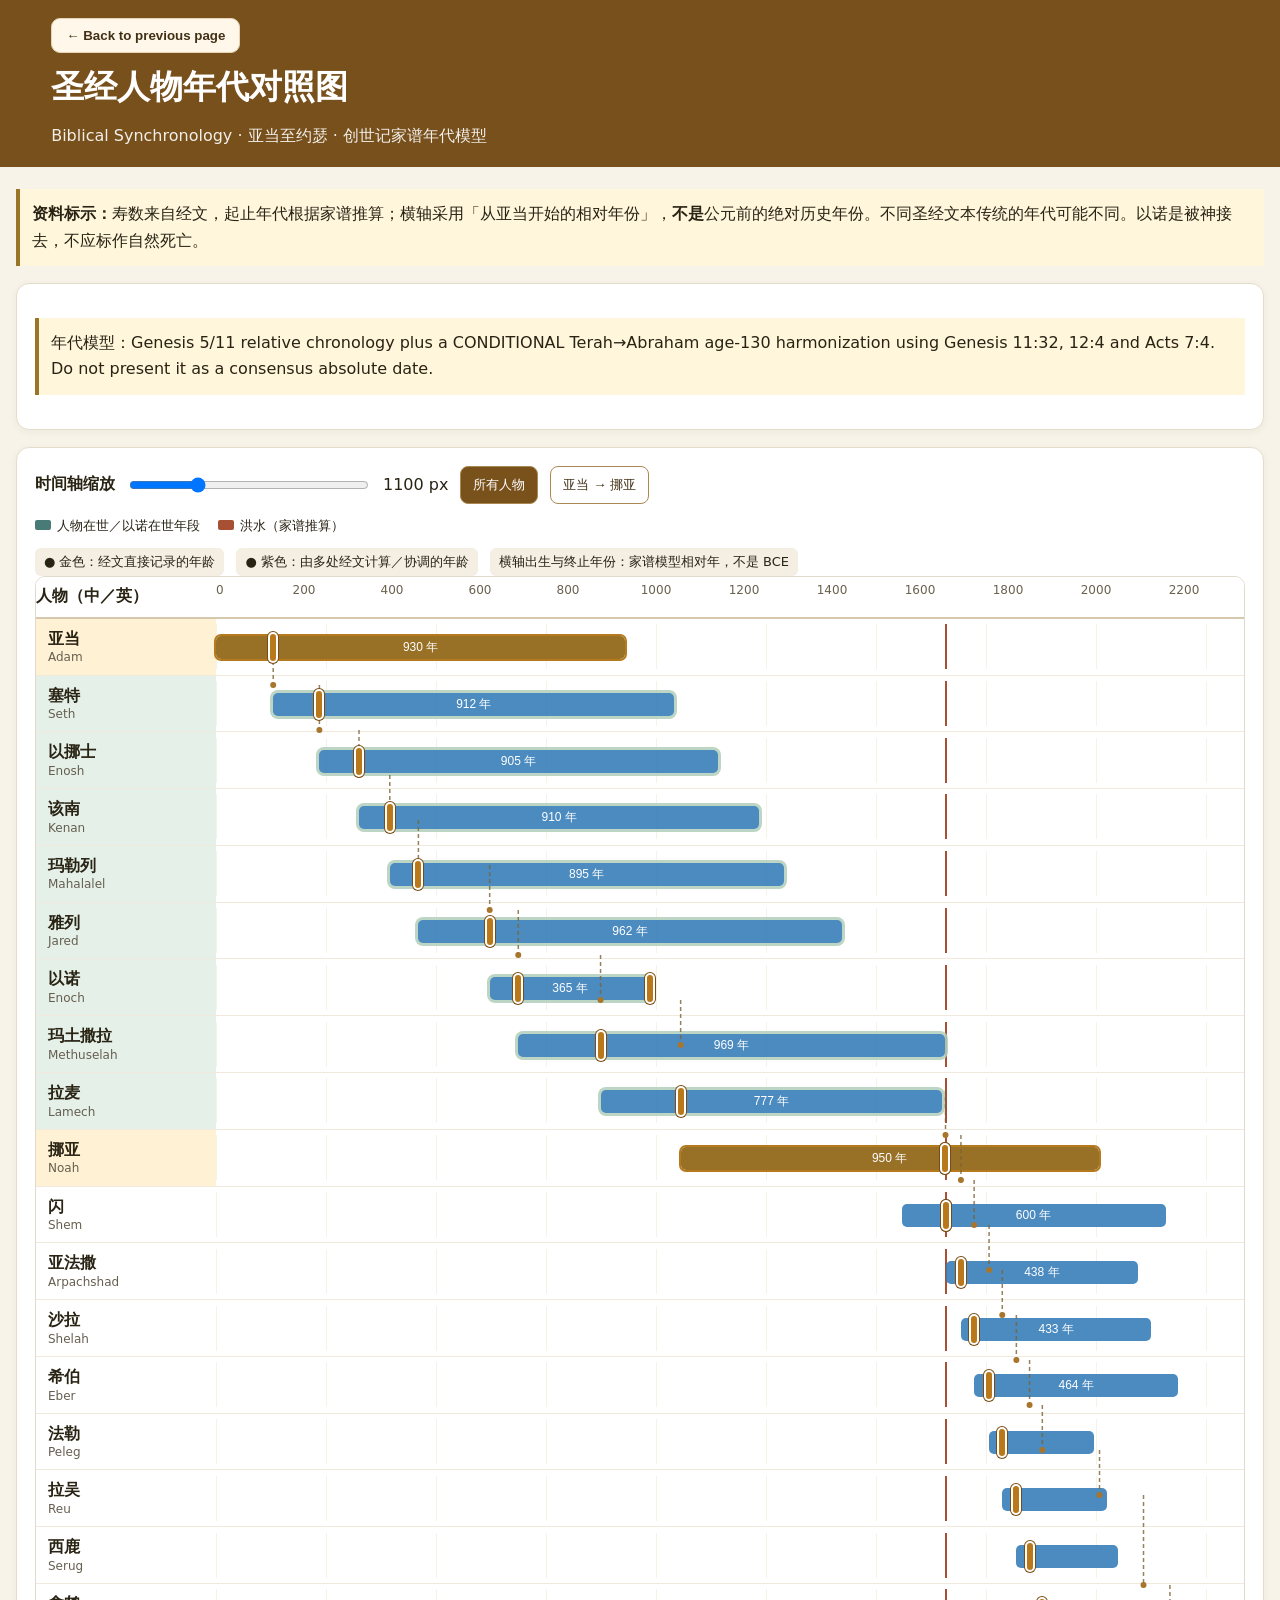
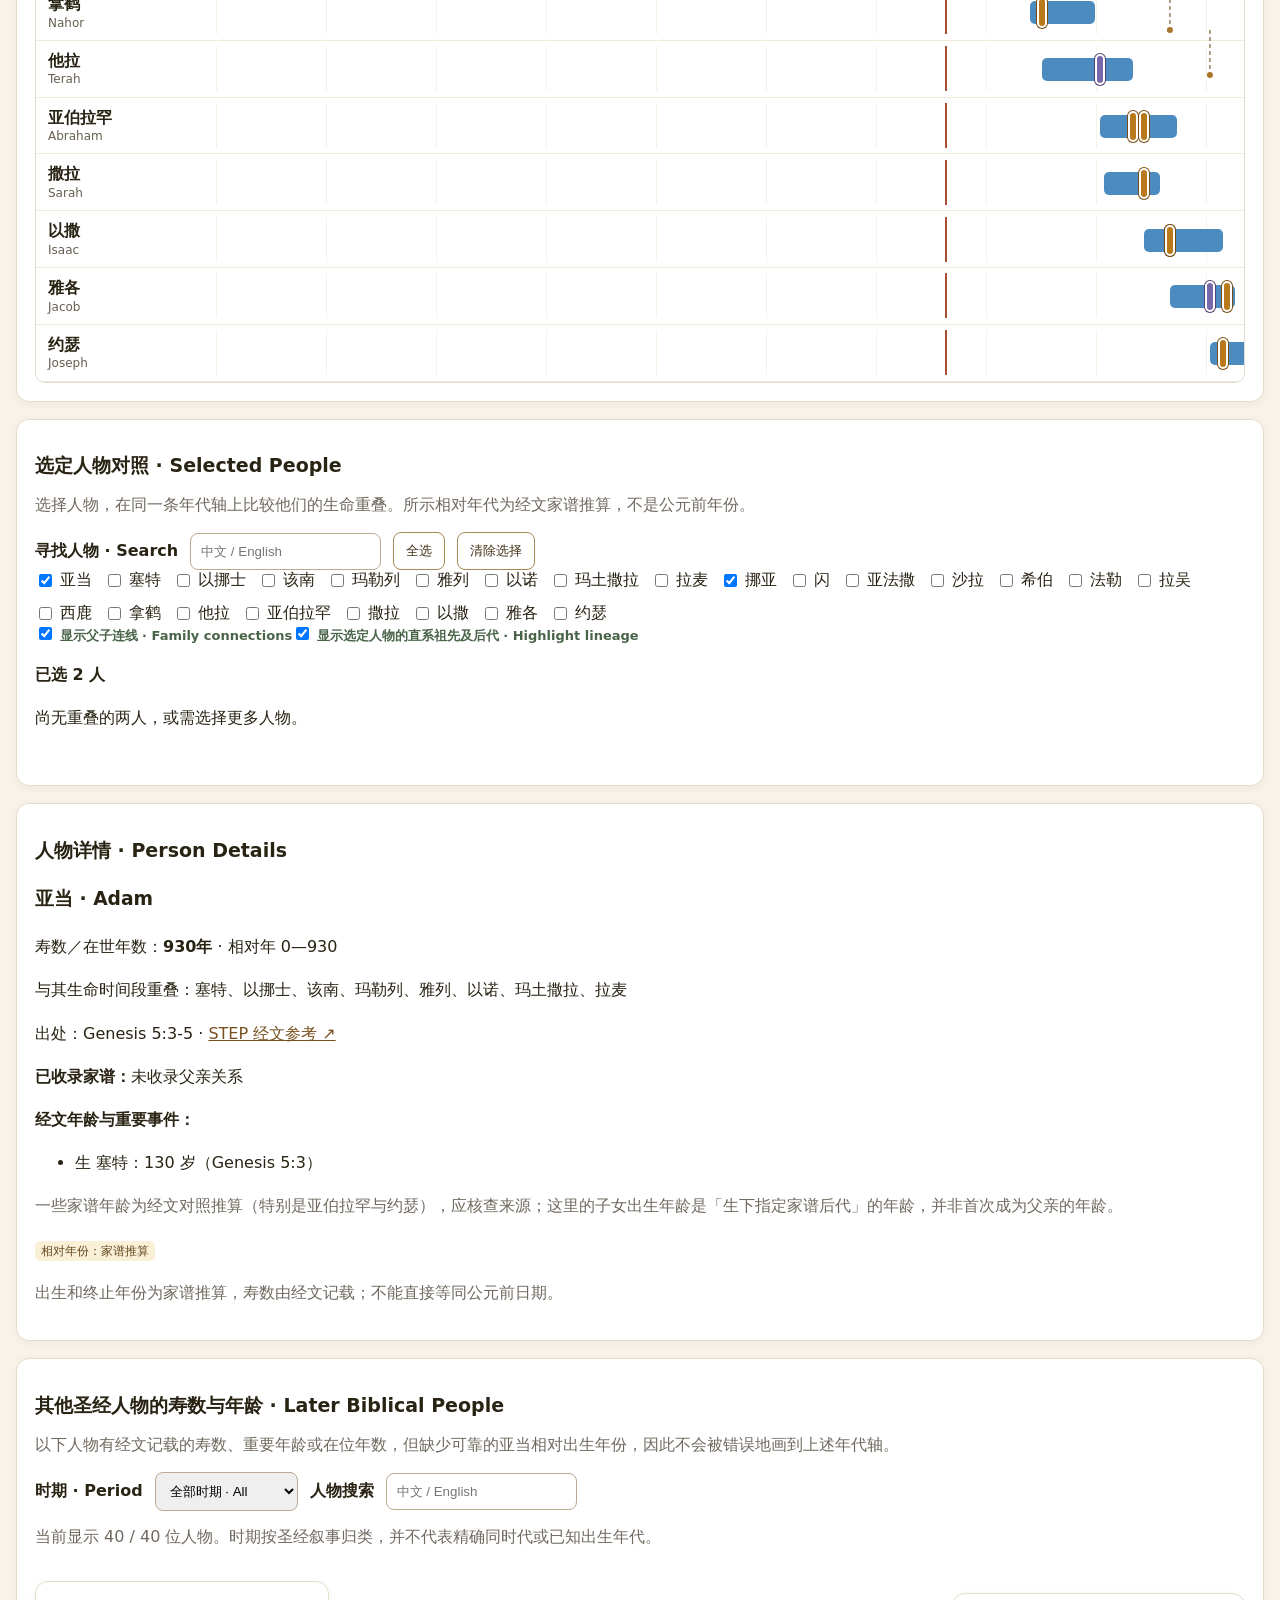
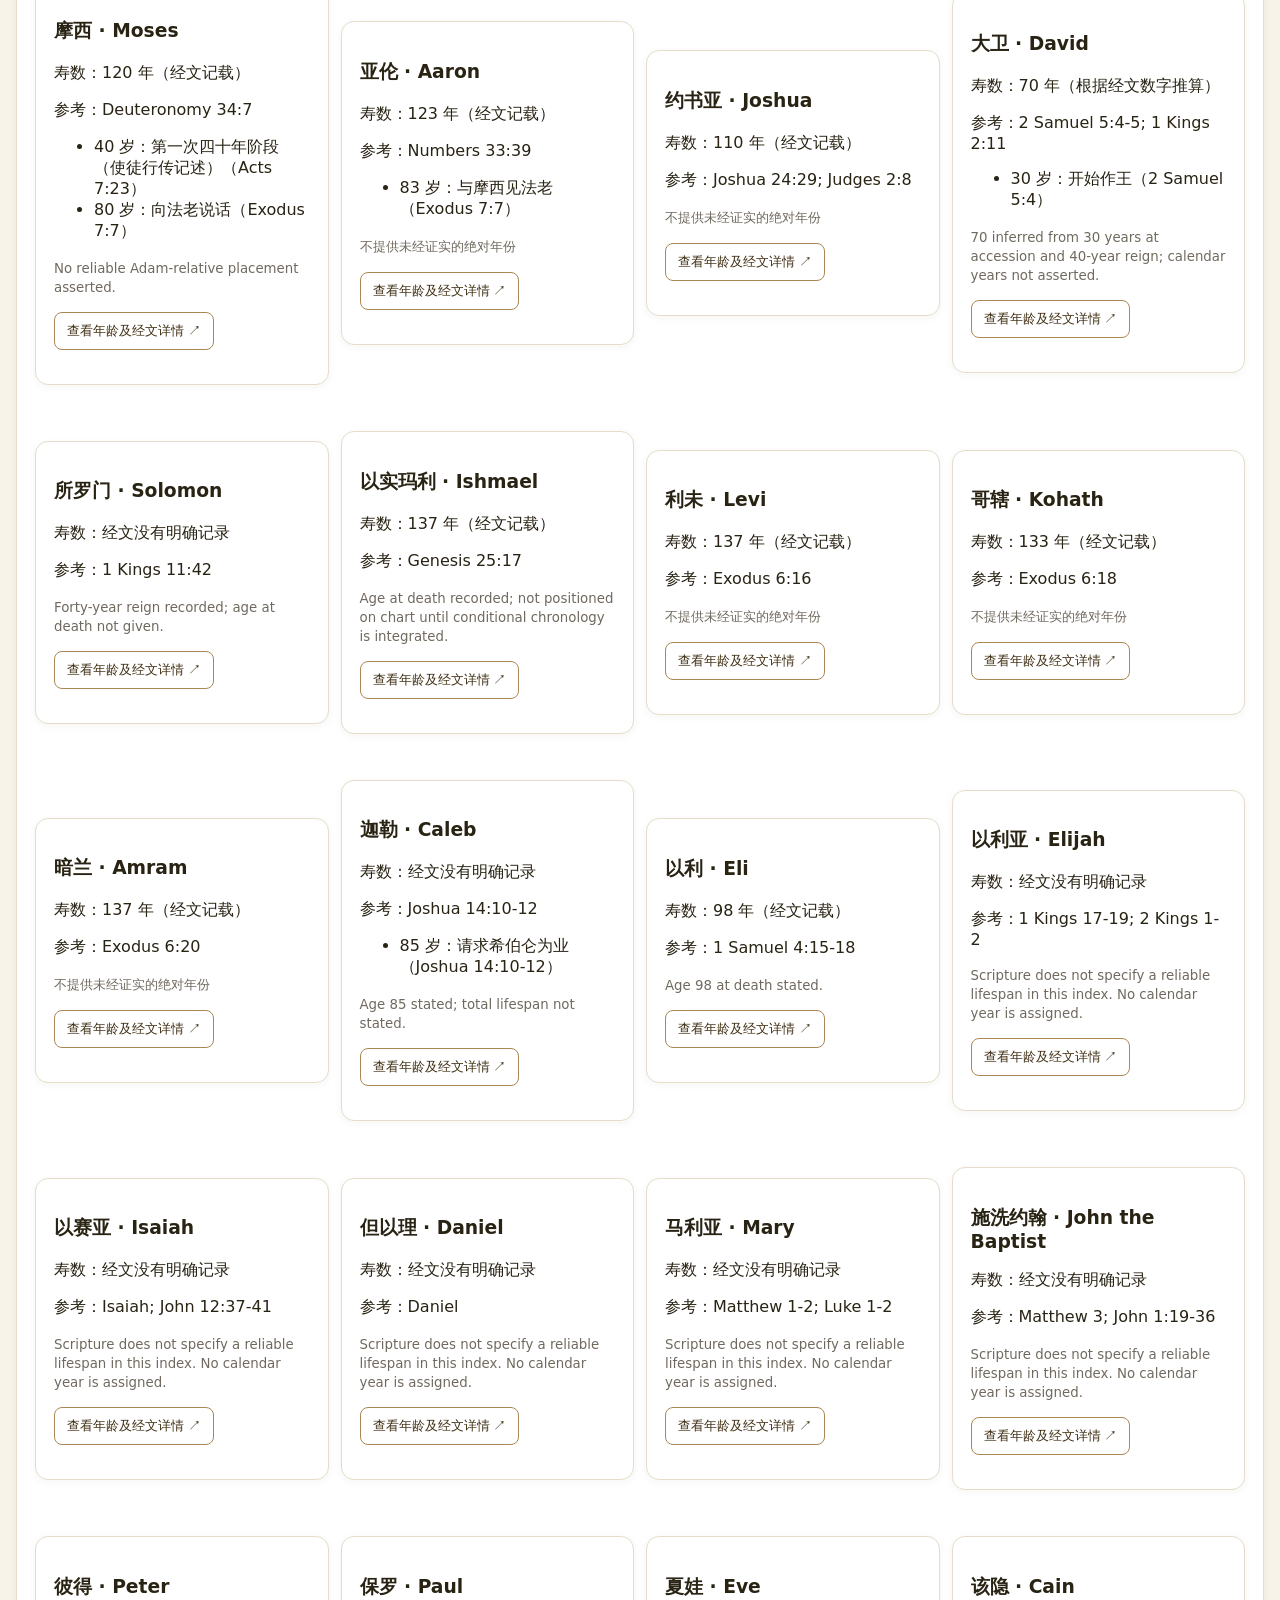
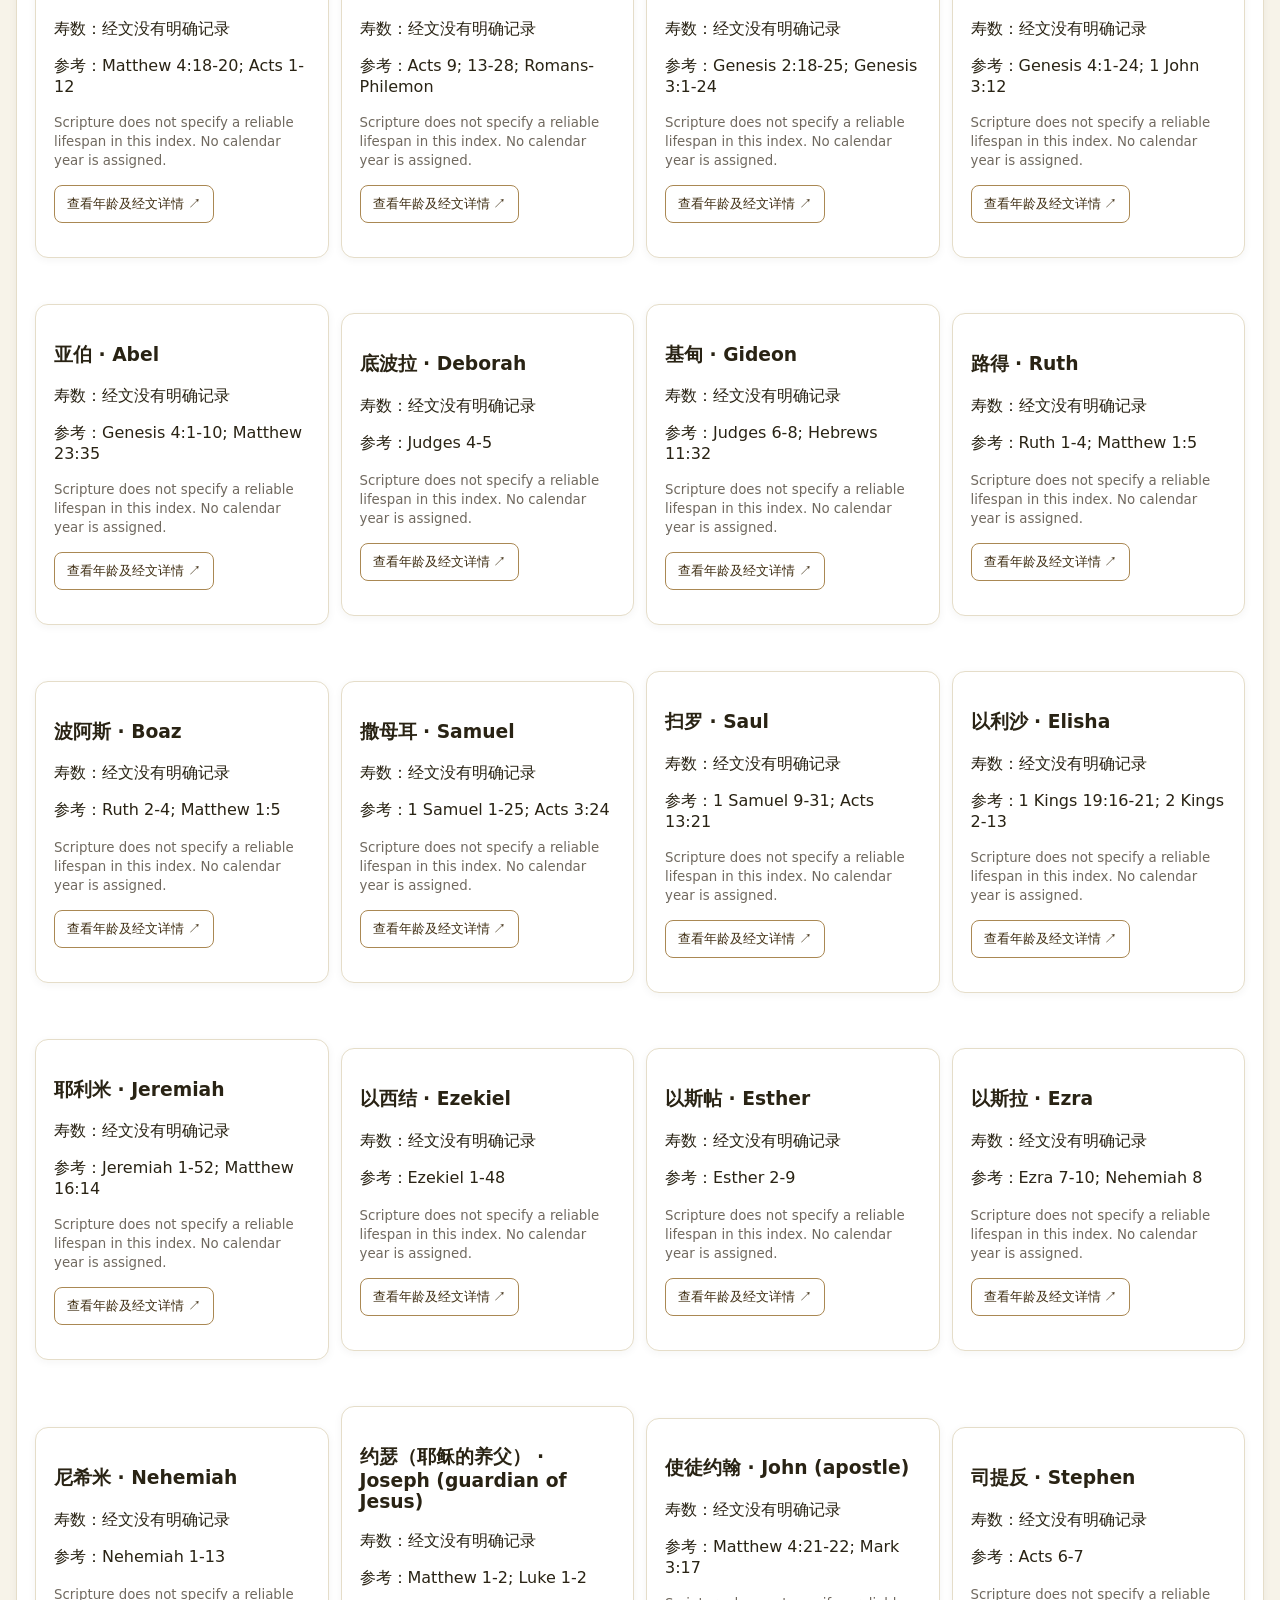
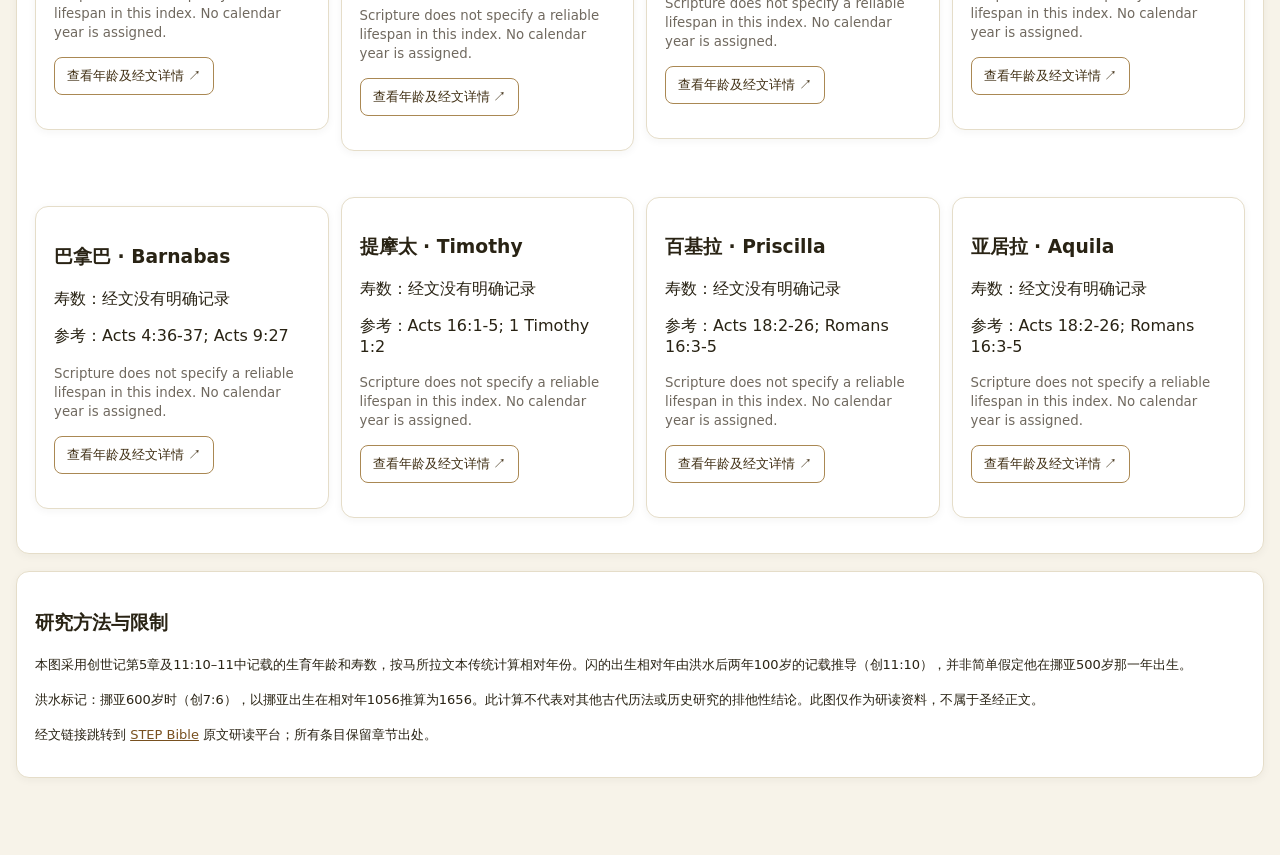
<file: chronology.html>
<!doctype html>
<html lang="zh-CN"><head><meta charset="utf-8"><meta name="viewport" content="width=device-width,initial-scale=1">
<title>MyBible · 人物年代对照图</title>
<style>
:root{font-family:system-ui,-apple-system,"Microsoft YaHei",sans-serif;color:#292314;background:#f7f3e9}*{box-sizing:border-box}
body{margin:0}header{background:#77501c;color:white;padding:18px max(18px,4vw)}header a{color:#fff}
main{max-width:1320px;margin:auto;padding:22px 16px 60px}h1{font-size:clamp(23px,3vw,33px);margin:12px 0}h2{font-size:19px}
.subtitle{opacity:.9;line-height:1.7}.panel{background:white;border:1px solid #e5ddc9;border-radius:13px;padding:18px;margin:17px 0;box-shadow:0 2px 8px #2c24100c}
.notice{border-left:4px solid #9a7525;padding:12px;background:#fff6dc;line-height:1.65}
.controls{display:flex;flex-wrap:wrap;align-items:center;gap:12px}label{font-weight:600}input[type=range]{width:min(240px,45vw)}button{border:1px solid #aa8853;background:#fff;border-radius:8px;padding:9px 12px;cursor:pointer;color:#413015}button[aria-pressed=true]{background:#79511b;color:white}button:focus-visible{outline:3px solid #b87914}
.legend{display:flex;gap:18px;flex-wrap:wrap;font-size:13px}.swatch{display:inline-block;width:16px;height:10px;border-radius:2px;margin-right:6px;background:#487b78}.swatch.event{background:#a75034}
.chart-wrap{overflow-x:auto;border:1px solid #e1dbce;border-radius:10px;background:#fff}.chart{position:relative;min-width:830px}.axis,.person{display:grid;grid-template-columns:180px minmax(650px,1fr);align-items:center}.axis{position:sticky;top:0;background:#fff;z-index:3;border-bottom:2px solid #d6c8ac;min-height:40px}.tickarea,.track{position:relative;height:45px}.axis .tickarea{height:40px}.tick{position:absolute;top:6px;font-size:12px;color:#6b614f;transform:translateX(-50%)}.tick:first-child{transform:none}.person{border-bottom:1px solid #f1eadc}.person .who{padding:9px 12px;line-height:1.35}.who small{display:block;color:#665e50;font-size:12px}.track{background:repeating-linear-gradient(to right,#f7f2e8 0,#f7f2e8 1px,transparent 1px,transparent 10%)}.bar{position:absolute;top:12px;height:23px;border:0;border-radius:5px;background:#337bb8;color:white;text-align:center;overflow:visible;padding:3px 6px;white-space:nowrap;font-size:12px;min-width:4px}.bar:focus-visible{outline:3px solid #deae53}.flood{position:absolute;top:0;bottom:0;width:2px;background:#a75034;pointer-events:none}.event-label{position:absolute;top:1px;font-size:11px;color:#a75034;transform:translateX(4px)}.detail{line-height:1.7;min-height:90px}a{color:#78501f}.muted{color:#70695f}.stat{font-variant-numeric:tabular-nums}.foot{font-size:13px;line-height:1.7}
@media(max-width:600px){.panel{padding:12px}.axis,.person{grid-template-columns:125px minmax(650px,1fr)}.who{font-size:13px}}
.event-marker{position:absolute;top:8px;width:10px;height:31px;z-index:2;border:2px solid #fff;border-radius:5px;background:#b97819;cursor:pointer;padding:0;transform:translateX(-50%);box-shadow:0 0 0 1px #794c13}.event-marker:focus-visible{outline:3px solid #d19f41}.family-active .who{background:#fff2d4}.family-active .bar{background:#987026}.event-marker[aria-label]{font-size:0}
.lineage-active .who{background:#e4f0e8}.lineage-active .bar{box-shadow:0 0 0 3px #b4d0bc}.lineage-key{font-size:13px;color:#496449}.kinship-lines{position:absolute;left:180px;top:40px;pointer-events:none;z-index:1;overflow:visible}.kinship-lines path{fill:none;stroke:#7c6135;stroke-width:1.5;stroke-dasharray:4 3;opacity:.8}.kinship-lines circle{fill:#a8752c}.kinship-lines[hidden]{display:none}@media(max-width:600px){.kinship-lines{left:125px}}
.certainty-key{display:flex;flex-wrap:wrap;gap:12px;font-size:13px;margin-top:9px}.certainty-key span{padding:5px 9px;border-radius:6px;background:#f4efe2}.event-marker.derived{background:#7868a9;box-shadow:0 0 0 1px #514177}.certainty-tag{font-size:12px;padding:3px 6px;border-radius:5px;background:#faf0d7;color:#654a21}
</style></head><body><header><button id="chronologyBackBtn" type="button" style="border:1px solid #e5d4b6;border-radius:9px;background:#fff8ea;padding:9px 14px;cursor:pointer;font-weight:700">← Back to previous page</button><h1>圣经人物年代对照图</h1><div class="subtitle">Biblical Synchronology · 亚当至约瑟 · 创世记家谱年代模型</div></header>
<main><div class="notice"><strong>资料标示：</strong>寿数来自经文，起止年代根据家谱推算；横轴采用「从亚当开始的相对年份」，<strong>不是</strong>公元前的绝对历史年份。不同圣经文本传统的年代可能不同。以诺是被神接去，不应标作自然死亡。</div>
<section class="panel"><p id="modelNotice" class="notice" role="note">本图使用马所拉文本家谱相对年；亚伯拉罕之后的年代以创世记与使徒行传的特定协调解读为条件，并非公认的绝对年代。</p></section>
<section class="panel"><div class="controls"><label for="zoom">时间轴缩放</label><input id="zoom" type="range" min="800" max="1900" step="100" value="1100"><output id="zoomText">1100 px</output><button id="all" aria-pressed="true">所有人物</button><button id="patriarchs" aria-pressed="false">亚当 → 挪亚</button></div><p class="legend"><span><i class="swatch"></i>人物在世／以诺在世年段</span><span><i class="swatch event"></i>洪水（家谱推算）</span></p>
<div class="certainty-key"><span>● 金色：经文直接记录的年龄</span><span>● 紫色：由多处经文计算／协调的年龄</span><span>横轴出生与终止年份：家谱模型相对年，不是 BCE</span></div><div class="chart-wrap" id="scroll"><div class="chart" id="chart"><div class="axis"><strong class="who">人物（中／英）</strong><div class="tickarea" id="axis"></div></div><div id="rows"></div></div></div></section>
<section class="panel"><h2>选定人物对照 · Selected People</h2><p class="muted">选择人物，在同一条年代轴上比较他们的生命重叠。所示相对年代为经文家谱推算，不是公元前年份。</p><div class="controls"><label for="personSearch">寻找人物 · Search</label><input id="personSearch" type="search" placeholder="中文 / English" aria-label="Search people" style="padding:10px;border:1px solid #b9aa90;border-radius:8px;max-width:240px"><button id="selectAllPeople" type="button">全选</button><button id="clearPeople" type="button">清除选择</button></div><div id="compareChoices" class="controls"></div><label class="lineage-key"><input type="checkbox" id="showConnectors" checked> 显示父子连线 · Family connections</label><label class="lineage-key"><input type="checkbox" id="showLineage" checked> 显示选定人物的直系祖先及后代 · Highlight lineage</label><p id="compareSummary" class="detail" aria-live="polite"></p></section>
<section class="panel"><h2>人物详情 · Person Details</h2><div id="detail" class="detail">选择任一人物生命条查看寿数、重叠人物和经文出处。</div></section>
<section class="panel"><h2>其他圣经人物的寿数与年龄 · Later Biblical People</h2><p class="muted">以下人物有经文记载的寿数、重要年龄或在位年数，但缺少可靠的亚当相对出生年份，因此不会被错误地画到上述年代轴。</p><div class="controls"><label for="eraFilter">时期 · Period</label><select id="eraFilter" style="padding:10px;border-radius:8px;border:1px solid #b9aa90"><option value="ALL">全部时期 · All</option></select><label for="undatedSearch">人物搜索</label><input id="undatedSearch" type="search" placeholder="中文 / English" style="padding:10px;border-radius:8px;border:1px solid #b9aa90"></div><p id="eraSummary" class="muted"></p><div id="undatedProfiles" class="controls"></div></section>
<section class="panel foot"><h2>研究方法与限制</h2><p>本图采用创世记第5章及11:10–11中记载的生育年龄和寿数，按马所拉文本传统计算相对年份。闪的出生相对年由洪水后两年100岁的记载推导（创11:10），并非简单假定他在挪亚500岁那一年出生。</p><p>洪水标记：挪亚600岁时（创7:6），以挪亚出生在相对年1056推算为1656。此计算不代表对其他古代历法或历史研究的排他性结论。此图仅作为研读资料，不属于圣经正文。</p><p>经文链接跳转到 <a href="https://www.stepbible.org/" target="_blank" rel="noopener">STEP Bible</a> 原文研读平台；所有条目保留章节出处。</p></section></main>
<script>
let info={people:[],meta:{floodYear:1656},events:[]};
let mode='all';const selected=new Set(['Adam','Noah']);const $=s=>document.querySelector(s),escape=s=>String(s).replace(/[&<>"']/g,ch=>({'&':'&amp;','<':'&lt;','>':'&gt;','"':'&quot;',"'":'&#39;'}[ch]));
function render(){const width=Number($('#zoom').value),max=Math.max(2500,Math.ceil(Math.max(...info.people.map(p=>p.end),2500)/100)*100);$('#zoomText').textContent=width+' px';$('#chart').style.width=(width+(window.matchMedia('(max-width:600px)').matches?125:180))+'px';const x=y=>y/max*width;$('#axis').innerHTML=Array.from({length:Math.ceil(max/200)+1},(_,i)=>'<span class="tick" style="left:'+(i*200/max*100)+'%">'+i*200+'</span>').join('');const people=info.people.filter(p=>mode==='all'||(p.birth<1558));$('#rows').innerHTML=people.map(p=>'<div class="person"><div class="who"><strong>'+escape(p.zh)+'</strong><small>'+escape(p.name)+'</small></div><div class="track"><span class="flood" style="left:'+x(info.meta.floodYear)+'px"></span><button class="bar" data-person="'+escape(p.name)+'" title="'+escape(p.zh+' · '+p.life+'年')+'" style="left:'+x(p.birth)+'px;width:'+Math.max(5,x(p.life))+'px">'+(p.life>=365?p.life+' 年':'')+'</button>'+personMarkers(p,x)+'</div></div>').join('');document.querySelectorAll('[data-person]').forEach(b=>b.addEventListener('click',()=>detail(b.dataset.person)));document.querySelectorAll('[data-event-person]').forEach(b=>b.addEventListener('click',()=>detail(b.dataset.eventPerson)));}
function detail(name){const p=info.people.find(x=>x.name===name);if(!p)return;const same=info.people.filter(q=>q.name!==p.name && q.birth<p.end && q.end>p.birth).map(q=>q.zh).join('、');const step='https://www.stepbible.org/?q=reference='+encodeURIComponent(p.ref.split(';')[0]);$('#detail').innerHTML='<h3>'+escape(p.zh)+' · '+escape(p.name)+'</h3><p class="stat">寿数／在世年数：<strong>'+p.life+'年</strong> · 相对年 '+p.birth+'—'+p.end+(p.endType==='Taken by God'?'（被神接去）':'')+'</p><p>与其生命时间段重叠：'+escape(same||'无此索引资料')+'</p><p>出处：'+escape(p.ref)+' · <a target="_blank" rel="noopener" href="'+step+'">STEP 经文参考 ↗</a></p>'+extraDetails(p)+'<p><span class="certainty-tag">'+escape(p.certainty?.includes('conditional')?'相对年份：有条件的协调推算':'相对年份：家谱推算')+'</span></p><p class="muted">出生和终止年份为家谱推算，寿数由经文记载；不能直接等同公元前日期。</p>';}

// Genealogical relationships and event ages are sourced from Genesis 5, 7, 9 and 11.
// These are birth-of-named-descendant ages, not claims about each person's first child.
let family=[];
let lifeEvents=[];
function extraDetails(p){
 const parent=family.find(e=>e.child===p.name),children=family.filter(e=>e.parent===p.name);
 const refs=lifeEvents.filter(e=>e.person===p.name);
 const items=children.map(e=>'<li> '+escape('生 '+(info.people.find(x=>x.name===e.child)?.zh||e.child)+'：'+e.age+' 岁（'+e.ref+'）')+'</li>')
 .concat(refs.map(e=>'<li>'+escape(e.label+'：'+e.age+' 岁（'+e.ref+'）')+'</li>'));
 return '<p><strong>已收录家谱：</strong>'+(parent?escape('父亲：'+(info.people.find(x=>x.name===parent.parent)?.zh||parent.parent)+'（'+parent.ref+'）'):'未收录父亲关系')+'</p>'+
 '<p><strong>经文年龄与重要事件：</strong></p>'+(items.length?'<ul>'+items.join('')+'</ul>':'<p>暂无经文明确记载的事件年龄。</p>')+
 '<p class="muted">一些家谱年龄为经文对照推算（特别是亚伯拉罕与约瑟），应核查来源；这里的子女出生年龄是「生下指定家谱后代」的年龄，并非首次成为父亲的年龄。</p>';
}
function personMarkers(p,x){const items=family.filter(e=>e.parent===p.name).map(e=>({age:e.age,label:'生 '+(info.people.find(q=>q.name===e.child)?.zh||e.child),ref:e.ref,certainty:e.certainty})).concat(lifeEvents.filter(e=>e.person===p.name));return items.map(e=>'<button type="button" class="event-marker '+(e.certainty==='calculated-from-scripture'||e.certainty==='conditional-harmonization'?'derived':'')+'" data-event-person="'+escape(p.name)+'" style="left:'+x(p.birth+e.age)+'px" title="'+escape(e.label+' · '+e.age+'岁 · '+e.ref)+'" aria-label="'+escape(p.zh+'：'+e.label+'，'+e.age+'岁，'+e.ref)+'"></button>').join('');}
function validateChronology(data){const errors=[],ids=new Set(),byName=new Map();for(const p of data.people||[]){if(!p.name||ids.has(p.name))errors.push('Duplicate: '+p.name);ids.add(p.name);byName.set(p.name,p);if(!Number.isFinite(p.birth)||!Number.isFinite(p.life)||p.life<=0||p.end!==p.birth+p.life)errors.push('Invalid lifespan: '+p.name);}for(const r of data.family||[]){const parent=byName.get(r.parent),child=byName.get(r.child);if(!parent||!child||parent.birth+r.age!==child.birth)errors.push('Genealogy mismatch: '+r.parent+' → '+r.child);}for(const e of data.lifeEvents||[]){const p=byName.get(e.person);if(!p||!Number.isFinite(e.age)||e.age<0||e.age>p.life)errors.push('Invalid event age: '+e.person);}for(const p of data.undatedPeople||[]){if(!p.name||p.life!==null&&(!Number.isFinite(p.life)||p.life<=0))errors.push('Invalid later person: '+p.name);for(const e of p.events||[])if(!Number.isFinite(e.age)||e.age<0||(p.life!==null&&e.age>p.life)||!e.ref)errors.push('Invalid later event: '+p.name);for(const e of p.directEvents||[])if(!e.ref||e.relation!=='named-person-in-scripture-event')errors.push('Invalid direct-event provenance: '+p.name);for(const e of p.timelineConnections||[])if(!e.ref||e.relation!=='period-context-only')errors.push('Invalid period-context provenance: '+p.name);}return errors;}
document.getElementById('chronologyBackBtn').addEventListener('click',()=>{try{if(!new URLSearchParams(location.search).has('from')&&document.referrer&&new URL(document.referrer).origin===location.origin&&history.length>1){history.back();return;}}catch{}const query=new URLSearchParams(location.search);const place=query.get('place');location.href=place?'./?view=explore&collection=places&place='+encodeURIComponent(place):'./?view=explore&collection=people';});
function timelineLink(era){return '<a href="./?view=timeline&era='+encodeURIComponent(era)+'">查看 MyBible 同期事件 ↗</a>';}
function scriptureLink(ref,label){const first=String(ref||'').split(';')[0].trim();return '<a target="_blank" rel="noopener noreferrer" href="https://www.stepbible.org/?q=reference='+encodeURIComponent(first)+'">'+escape(label||first)+' ↗</a>';}
function eventList(items){return items.length?'<ul>'+items.map(e=>'<li>'+escape(e.titleZh||e.label||'事件')+' · '+scriptureLink(e.ref,e.ref)+(e.era? ' · <a href="./?view=timeline&era='+encodeURIComponent(e.era)+'&ref='+encodeURIComponent(String(e.ref).split(';')[0])+'">MyBible 时间线 ↗</a>':'')+'</li>').join('')+'</ul>':'<p class="muted">暂无已核验事件。</p>';}
function placeList(items){return items.length?'<ul>'+items.map(x=>'<li>'+escape(x.place)+' · '+scriptureLink(x.ref,x.ref)+' · <a href="./?view=explore&collection=places&place='+encodeURIComponent(x.place)+'">地点图集 ↗</a></li>').join('')+'</ul>':'<p class="muted">暂无已核对的经文地点关系。</p>';}
function showUndatedPerson(name){const p=(info.undatedPeople||[]).find(x=>x.name===name);if(!p)return;$('#detail').innerHTML='<h3>'+escape(p.zh)+' · '+escape(p.name)+'</h3><p>'+escape(p.life===null?'寿数未明确记载':p.life+' 岁'+(p.derived?'（推算）':''))+'</p><p>主要经文：'+scriptureLink(p.ref)+'</p><h4>经文关联地点（非确定路线）</h4>'+placeList(p.placeConnections||[])+'<h4>重要年龄事件</h4>'+eventList(p.events||[])+'<h4>直接相关经文事件</h4>'+eventList(p.directEvents||[])+'<h4>同一历史时期的背景事件（不代表本人参与）</h4>'+timelineLink((p.timelineConnections||[])[0]?.era||p.era)+' · '+eventList(p.timelineConnections||[])+'<p class="muted">没有可核实的共同年份坐标，因此不绘制到上方年代轴。</p>';$('#detail').scrollIntoView({block:'start',behavior:'smooth'});}
function renderUndated(){const el=$('#undatedProfiles'),era=$('#eraFilter').value,q=$('#undatedSearch').value.trim().toLowerCase();const visible=(info.undatedPeople||[]).filter(p=>(era==='ALL'||p.era===era)&&(!q||(p.name+' '+p.zh).toLowerCase().includes(q)));$('#eraSummary').textContent='当前显示 '+visible.length+' / '+(info.undatedPeople||[]).length+' 位人物。时期按圣经叙事归类，并不代表精确同时代或已知出生年代。';el.innerHTML=visible.map(p=>'<article class="panel" style="flex:1 1 250px;max-width:380px"><h3>'+escape(p.zh)+' · '+escape(p.name)+'</h3><p>'+(p.life!==null?'寿数：'+p.life+' 年'+(p.derived?'（根据经文数字推算）':'（经文记载）'):'寿数：经文没有明确记录')+'</p><p>参考：'+escape(p.ref)+'</p><ul>'+(p.events||[]).map(e=>'<li>'+escape(e.age+' 岁：'+e.label+'（'+e.ref+'）')+'</li>').join('')+'</ul><small class="muted">'+escape(p.note||'不提供未经证实的绝对年份')+'</small><p><button type="button" data-undated-person="'+escape(p.name)+'">查看年龄及经文详情 ↗</button></p></article>').join('');el.querySelectorAll('[data-undated-person]').forEach(b=>b.addEventListener('click',()=>showUndatedPerson(b.dataset.undatedPerson)));}
function connectedLineage(){const result=new Set(selected);if(!$('#showLineage')?.checked)return result;let changed=true;while(changed){changed=false;for(const link of family){if(result.has(link.parent)&&!result.has(link.child)){result.add(link.child);changed=true;}if(result.has(link.child)&&!result.has(link.parent)){result.add(link.parent);changed=true;}}}return result;}
function renderFamilyConnectors(){const prior=$('#kinshipLines');if(prior)prior.remove();if(!$('#showConnectors')?.checked)return;const chart=$('#chart'),rows=[...document.querySelectorAll('.person')],names=rows.map(r=>r.querySelector('[data-person]')?.dataset.person),width=Number($('#zoom').value),max=Math.max(2500,Math.ceil(Math.max(...info.people.map(p=>p.end),2500)/100)*100);const paths=[];for(const edge of family){const parent=info.people.find(p=>p.name===edge.parent),child=info.people.find(p=>p.name===edge.child),i=names.indexOf(edge.parent),j=names.indexOf(edge.child);if(!parent||!child||i<0||j<0)continue;const x1=(parent.birth+edge.age)/max*width,x2=child.birth/max*width,y1=i*45+23,y2=j*45+23;if(Math.abs(x1-x2)>2)continue;paths.push('<path d="M '+x1+' '+y1+' L '+x1+' '+y2+'"/><circle cx="'+x1+'" cy="'+y2+'" r="3"/>');}const svg=document.createElementNS('http://www.w3.org/2000/svg','svg');svg.id='kinshipLines';svg.classList.add('kinship-lines');svg.setAttribute('width',String(width));svg.setAttribute('height',String(rows.length*45));svg.setAttribute('viewBox','0 0 '+width+' '+(rows.length*45));svg.innerHTML=paths.join('');chart.appendChild(svg);}
function renderCompare(){const lineage=connectedLineage();const holder=$('#compareChoices');const q=$('#personSearch').value.trim().toLowerCase();holder.innerHTML=info.people.filter(p=>!q||(p.name+' '+p.zh).toLowerCase().includes(q)).map(p=>'<label style="display:inline-flex;align-items:center;gap:5px;font-weight:400"><input type="checkbox" data-compare="'+escape(p.name)+'" '+(selected.has(p.name)?'checked':'')+'>'+escape(p.zh)+'</label>').join('');holder.querySelectorAll('[data-compare]').forEach(box=>box.addEventListener('change',()=>{if(box.checked)selected.add(box.dataset.compare);else selected.delete(box.dataset.compare);renderCompare();}));const people=info.people.filter(p=>selected.has(p.name));const pairs=[];for(let i=0;i<people.length;i++)for(let j=i+1;j<people.length;j++){const lo=Math.max(people[i].birth,people[j].birth),hi=Math.min(people[i].end,people[j].end);if(hi>lo)pairs.push(people[i].zh+' ↔ '+people[j].zh+'：重叠 '+(hi-lo)+' 年');}$('#compareSummary').innerHTML='<strong>已选 '+people.length+' 人</strong><p>'+(pairs.length?escape(pairs.slice(0,30).join('；'))+(pairs.length>30?'<p class="muted">共 '+pairs.length+' 组有时间重叠；这里只显示前30组。缩小人物选择可查看具体关系。</p>':''):'尚无重叠的两人，或需选择更多人物。')+'</p>';document.querySelectorAll('.person').forEach(row=>{const name=row.querySelector('[data-person]')?.dataset.person;row.classList.toggle('family-active',selected.has(name));row.classList.toggle('lineage-active',lineage.has(name)&&!selected.has(name));});document.querySelectorAll('.bar').forEach(b=>{b.style.opacity=selected.size&&!selected.has(b.dataset.person)?'.88':'1';b.style.outline=selected.has(b.dataset.person)?'2px solid #b47a1d':'none';});}
$('#personSearch').addEventListener('input',renderCompare);
$('#eraFilter').addEventListener('change',renderUndated);
$('#undatedSearch').addEventListener('input',renderUndated);
$('#selectAllPeople').addEventListener('click',()=>{info.people.forEach(p=>selected.add(p.name));renderCompare();});
$('#clearPeople').addEventListener('click',()=>{selected.clear();renderCompare();});
$('#showLineage').addEventListener('change',renderCompare);
window.addEventListener('resize',()=>{render();renderCompare();renderFamilyConnectors();});
$('#showConnectors').addEventListener('change',renderFamilyConnectors);
$('#zoom').addEventListener('input',()=>{render();renderCompare();renderFamilyConnectors();});for(const [key,val] of [['all','all'],['patriarchs','patriarchs']])$('#'+key).addEventListener('click',()=>{mode=val;$('#all').setAttribute('aria-pressed',mode==='all');$('#patriarchs').setAttribute('aria-pressed',mode==='patriarchs');render();renderCompare();renderFamilyConnectors();});fetch('data/people_chronology.json').then(r=>{if(!r.ok)throw Error('Chronology data unavailable');return r.json();}).then(data=>{if(!Array.isArray(data.people)||!Array.isArray(data.family)||!Array.isArray(data.lifeEvents))throw Error('Chronology data incomplete');const issues=validateChronology(data);if(issues.length)throw Error('Chronology validation: '+issues.slice(0,3).join('; '));info=data;family=data.family;lifeEvents=data.lifeEvents;$('#modelNotice').textContent='年代模型：'+(data.meta?.modelNotice||'马所拉文本相对年代；部分年份为条件性推算。');const requested=new URLSearchParams(location.search).get('person');const match=info.people.find(p=>p.name===requested);if(match){selected.clear();selected.add(match.name);}render();renderCompare();renderFamilyConnectors();$('#eraFilter').innerHTML='<option value="ALL">全部时期 · All</option>'+[...new Set((data.undatedPeople||[]).map(p=>p.era).filter(Boolean))].map(era=>'<option value="'+escape(era)+'">'+escape(era)+'</option>').join('');renderUndated();const later=(data.undatedPeople||[]).find(p=>p.name===requested);if(later){$('#eraFilter').value=later.era||'ALL';renderUndated();showUndatedPerson(later.name);}else detail(match?match.name:'Adam');}).catch(err=>{$('#detail').textContent='年代资料载入失败，请联网更新页面。 '+err.message;$('#rows').textContent='';$('#compareSummary').textContent='资料尚未通过验证；对照功能暂停。';$('#undatedProfiles').textContent='';});
</script></body></html>
</file>
